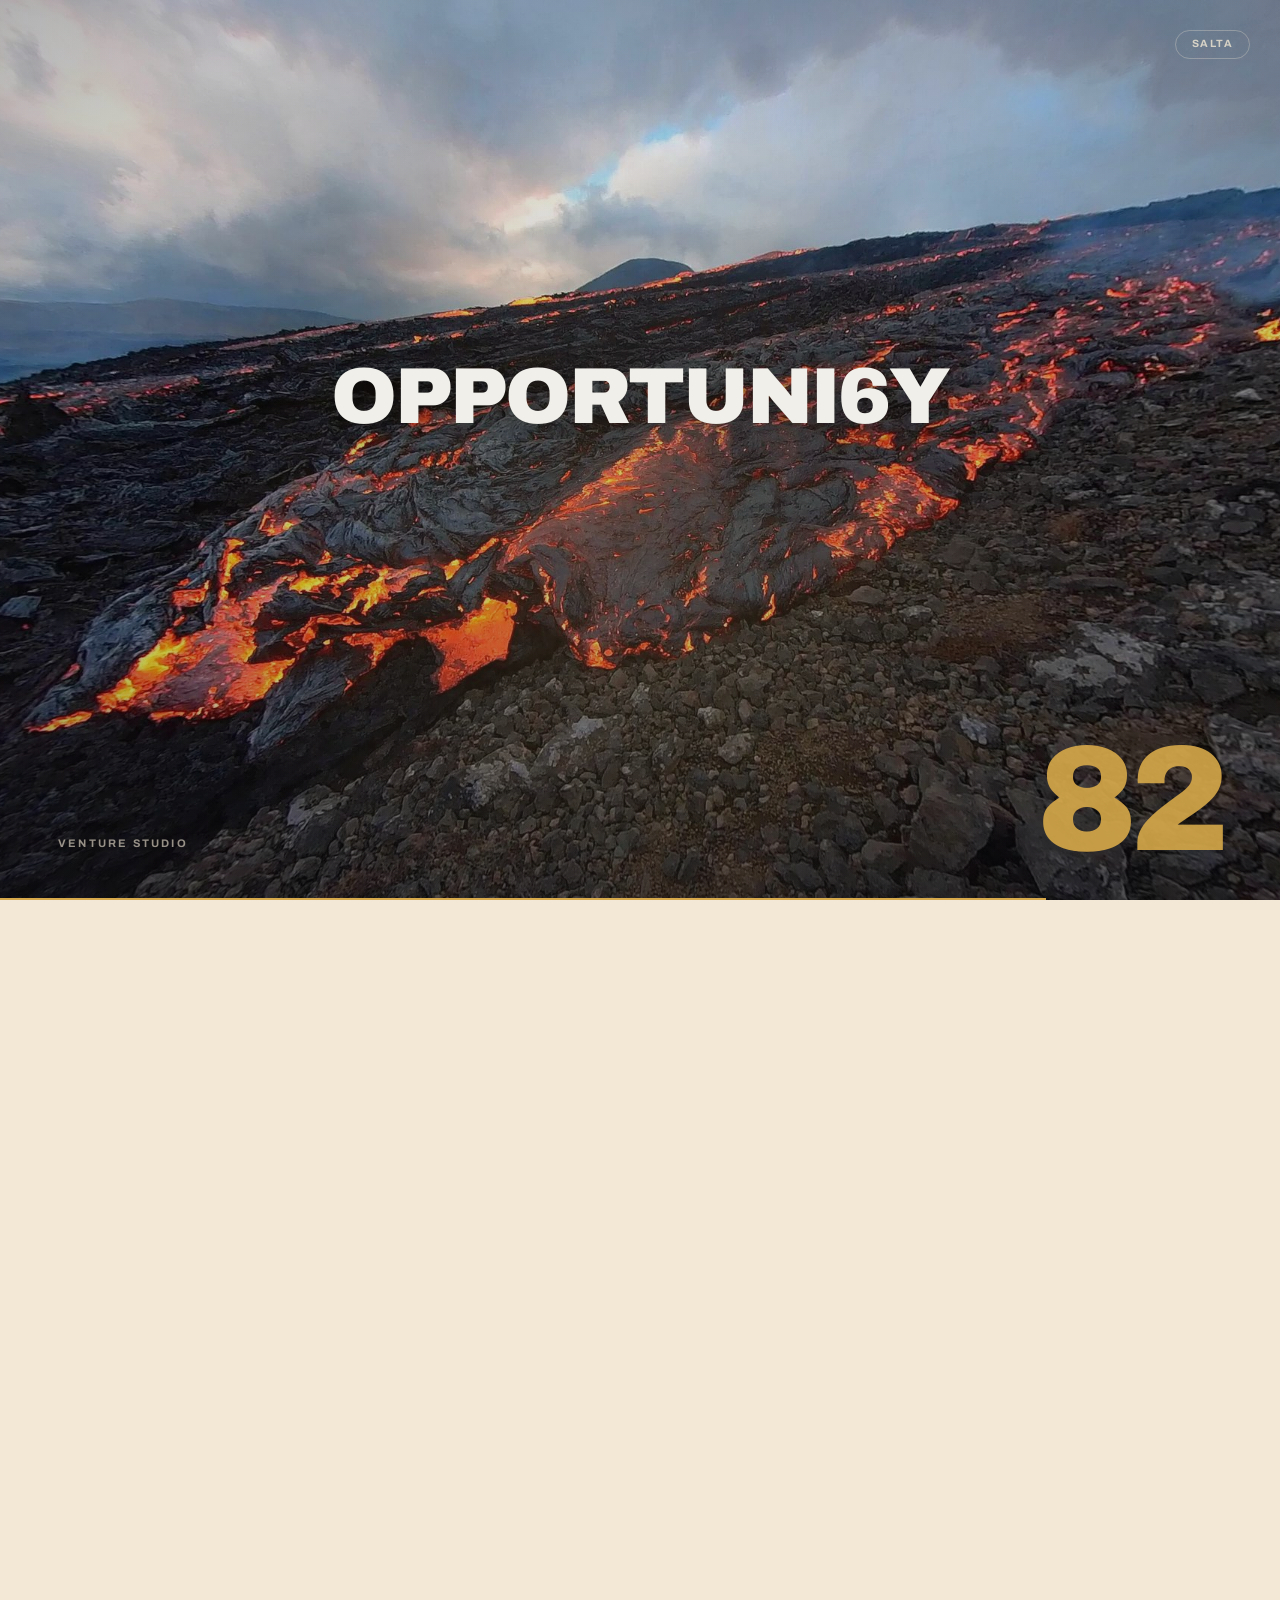
<file: index.html>
<!doctype html>
<html lang="it">
<head>
<meta charset="utf-8">
<meta name="viewport" content="width=device-width, initial-scale=1">
<meta name="robots" content="noindex, nofollow">
<title>Strada del Vino · Casavecchia di Pontelatone — Quattro direzioni per il sito</title>
<link rel="icon" href="shared/pittogramma.svg" type="image/svg+xml">
<link rel="preconnect" href="https://fonts.googleapis.com"><link rel="preconnect" href="https://fonts.gstatic.com" crossorigin>
<link href="https://fonts.googleapis.com/css2?family=Archivo:wght@500;700;900&family=Cormorant+Garamond:ital,wght@0,400;0,500;1,400&family=Instrument+Serif:ital@0;1&family=Fraunces:ital,opsz,wght@0,9..144,400;1,9..144,400&family=Manrope:wght@400;500;700&display=swap" rel="stylesheet">
<style>
:root{--walnut:#442413;--ivory:#F2E8D5;--cream:#FCF6E1;--olive:#4B5D23;--chart:#ADC136;--earth:#170B06;--mute:#7A5F50}
*{box-sizing:border-box;margin:0;padding:0}
body{font:400 16px/1.6 Manrope,system-ui,sans-serif;background:var(--ivory);color:var(--walnut);min-height:100svh;padding:clamp(20px,4vw,56px)}
/* la spaccatura di Studio Ryft resta sotto tutta la pagina, in forte trasparenza */
body::before{content:"";position:fixed;inset:0;z-index:-1;pointer-events:none;
  background:url(shared/img/ryft-rift.jpg) center 42%/cover no-repeat;opacity:.13;filter:saturate(.28) sepia(.45) contrast(.92)}
header{display:flex;justify-content:space-between;align-items:flex-end;gap:2rem;flex-wrap:wrap;border-bottom:1.5px solid var(--walnut);padding-bottom:2.2rem}
header svg{height:clamp(110px,14vw,190px);width:auto;display:block;overflow:visible}
header div{max-width:560px}
header h1{font:400 clamp(2rem,4vw,3.4rem)/1 "Fraunces",serif;letter-spacing:-.02em}
header h1 em{color:var(--olive)}
header p{margin-top:.7rem;color:var(--mute)}
.grid{display:grid;grid-template-columns:repeat(4,1fr);gap:clamp(14px,2vw,26px);margin-top:clamp(24px,3vw,44px)}
.dir{position:relative;display:flex;flex-direction:column;border-radius:26px;overflow:hidden;text-decoration:none;min-height:600px;transition:transform .7s cubic-bezier(.16,1,.3,1),box-shadow .7s}
.dir:hover{transform:translateY(-8px);box-shadow:0 40px 60px -30px rgba(40,20,10,.5)}
.dir .top{position:relative;flex:1;overflow:hidden}
.dir .top img{position:absolute;inset:0;width:100%;height:100%;object-fit:cover;transition:transform 1.4s cubic-bezier(.16,1,.3,1)}
.dir:hover .top img{transform:scale(1.07)}
.dir .top::after{content:"";position:absolute;inset:0}
.dir .lt{position:absolute;left:22px;top:22px;z-index:2;font:700 12px/1 Manrope;letter-spacing:.14em;text-transform:uppercase;padding:.5rem .7rem;border-radius:40px}
.dir .ti{position:absolute;left:22px;right:22px;bottom:20px;z-index:2}
.dir .ti h2{font-size:clamp(2.4rem,3.4vw,3.4rem);line-height:.95;font-weight:400}
.dir .bot{padding:22px}
.dir .bot p{font-size:14.5px}
.dir .bot ul{list-style:none;margin-top:.9rem;font-size:13.5px}
.dir .bot li{padding:.35rem 0;border-top:1px solid currentColor;border-color:rgba(128,100,80,.25)}
.dir .go{display:flex;justify-content:space-between;align-items:center;margin-top:1rem;font:700 14px Manrope}
.dir .go b{width:42px;height:42px;border-radius:50%;display:grid;place-items:center;transition:transform .6s cubic-bezier(.16,1,.3,1)}
.dir:hover .go b{transform:rotate(-45deg)}
.a{background:var(--cream);color:var(--walnut);border:1.5px solid var(--walnut)}
.a .top img{filter:sepia(.35) contrast(.95)}
.a .top::after{background:linear-gradient(0deg,var(--cream) 22%,rgba(252,246,225,.6) 50%,rgba(252,246,225,0) 75%)}
.a .lt{background:var(--walnut);color:var(--cream)}
.a h2{font-family:"Cormorant Garamond",serif}.a h2 em{color:#7A2A2E}
.a .go b{background:var(--walnut);color:var(--cream)}
.b{background:var(--earth);color:var(--ivory)}
.b .top img{filter:brightness(.55) saturate(.9)}
.b .top::after{background:linear-gradient(0deg,var(--earth) 8%,rgba(23,11,6,0) 60%)}
.b .lt{background:var(--chart);color:var(--earth)}
.b h2{font-family:"Instrument Serif",serif}.b h2 em{color:var(--chart)}
.b .go b{background:var(--chart);color:var(--earth)}
.c{background:var(--olive);color:var(--cream)}
.c .top::after{background:linear-gradient(0deg,var(--olive) 8%,rgba(75,93,35,0) 60%)}
.c .lt{background:var(--cream);color:var(--olive)}
.c h2{font-family:"Fraunces",serif}.c h2 em{color:var(--chart)}
.c .go b{background:var(--chart);color:var(--walnut)}
.d{background:var(--ivory);color:var(--walnut);border:1.5px solid var(--walnut)}
.d .top img{filter:saturate(1.05)}
.d .top::after{background:linear-gradient(0deg,var(--ivory) 16%,rgba(242,232,213,.5) 46%,rgba(242,232,213,0) 74%)}
.d .lt{background:var(--olive);color:var(--cream)}
.d h2{font-family:"Fraunces",serif}.d h2 em{color:var(--olive)}
.d .go b{background:var(--olive);color:var(--cream)}
.anim-btn{display:flex;justify-content:space-between;align-items:center;gap:1.4rem;width:100%;margin-top:clamp(14px,2vw,26px);padding:clamp(20px,2.4vw,32px) clamp(22px,3vw,40px);border-radius:26px;background:var(--walnut);color:var(--cream);text-decoration:none;transition:transform .6s cubic-bezier(.16,1,.3,1),box-shadow .6s,background .3s}
.anim-btn:hover{transform:translateY(-6px);box-shadow:0 34px 50px -30px rgba(40,20,10,.6);background:var(--olive)}
.anim-btn b{display:block;font:400 clamp(1.5rem,2.6vw,2.4rem)/1.05 "Fraunces",serif}
.anim-btn small{display:block;margin-top:.4rem;font-size:14px;opacity:.8}
.anim-btn i{flex:none;font:700 14px/1 Manrope,sans-serif;font-style:normal;letter-spacing:.06em;text-transform:uppercase;border:1.5px solid currentColor;border-radius:999px;padding:.85rem 1.3rem}
@media (max-width:640px){.anim-btn{flex-direction:column;align-items:flex-start}}
.note{margin-top:clamp(24px,3vw,40px);display:grid;grid-template-columns:1.2fr 1fr;gap:2rem;font-size:14px;color:var(--mute);border-top:1px solid rgba(68,36,19,.2);padding-top:1.4rem}
.note b{color:var(--walnut)}
/* firma in chiusura: logotipo, messaggio della spaccatura, link al sito dello studio */
.ryft-firma{margin-top:clamp(40px,5vw,80px);padding:clamp(34px,4.5vw,64px) 0 clamp(26px,3vw,44px);
  border-top:1.5px solid var(--walnut);display:grid;justify-items:center;text-align:center;gap:clamp(18px,2.2vw,30px)}
.ryft-firma>img{height:clamp(26px,3.4vw,46px);width:auto}
.rf-msg{font:900 clamp(2rem,5.4vw,4.6rem)/.96 Archivo,sans-serif;letter-spacing:-.035em;text-transform:uppercase;color:var(--walnut)}
.rf-msg span{display:block}
.rf-msg .sm{font-size:.44em;letter-spacing:.02em}
.rf-pay{font:500 clamp(10px,1.1vw,12.5px)/1 Archivo,sans-serif;letter-spacing:.2em;text-transform:uppercase;color:var(--mute);margin-top:-.4rem}
.rf-link{display:inline-flex;align-items:center;gap:.6rem;padding:.85rem 1.7rem;border:1.5px solid var(--walnut);border-radius:8px;
  font:700 12px/1 Archivo,sans-serif;letter-spacing:.12em;text-transform:uppercase;color:var(--walnut);text-decoration:none;transition:.3s}
.rf-link:hover{background:var(--walnut);color:var(--cream)}
@media (max-width:820px){.rf-msg{font-size:clamp(1.7rem,9vw,2.6rem)}}

footer{margin-top:2rem;font-size:12px;color:var(--mute);display:flex;flex-wrap:wrap;gap:.4rem 1.2rem;align-items:center;justify-content:space-between}
footer a{color:var(--walnut);font-weight:700;text-decoration:none;border-bottom:1px solid rgba(68,36,19,.3)}
footer a:hover{color:var(--olive);border-color:var(--olive)}

/* firma dello studio: payoff sopra, logotipo in alto a destra */
.topbar{display:flex;justify-content:flex-end;margin-bottom:clamp(14px,1.8vw,26px)}
.ryft-mark{display:grid;justify-items:end;gap:.4rem;text-decoration:none}
.rm-pay{font:500 10px/1 Archivo,Manrope,sans-serif;letter-spacing:.16em;text-transform:uppercase;color:var(--mute)}
.ryft-mark img{height:clamp(17px,1.7vw,23px);width:auto;opacity:.82;transition:opacity .35s}
.ryft-mark:hover img{opacity:1}
.ryft-mark:hover .rm-pay{color:var(--walnut)}

/* ===== intro Studio Ryft: conto alla rovescia e parata delle scritte ===== */
html.rp-lock,html.rp-lock body{overflow:hidden;height:100%}
#ryft-pre{position:fixed;inset:0;z-index:200;display:grid;place-items:center;overflow:hidden;background:#1c1c22;font-family:Archivo,Manrope,system-ui,sans-serif}
#ryft-pre.done{transform:translateY(-100%);transition:transform 1.05s cubic-bezier(.76,0,.24,1)}
.rp-bg{position:absolute;inset:0;background:#1c1c22 url(shared/img/ryft-rift.jpg) center 58%/cover no-repeat;animation:rpDrift 22s ease-in-out infinite alternate}
.rp-veil{position:absolute;inset:0;background:radial-gradient(circle at 50% 60%,rgba(215,169,74,.16),transparent 56%),
  radial-gradient(120% 90% at 50% 50%,transparent 38%,rgba(16,14,20,.5) 100%),
  linear-gradient(180deg,rgba(20,20,26,.1),rgba(20,20,26,.28));transition:background .7s ease}
#ryft-pre.fin .rp-veil{background:radial-gradient(60% 45% at 50% 50%,rgba(14,12,18,.86),rgba(16,14,20,.6) 62%,rgba(16,14,20,.42) 100%)}
@keyframes rpDrift{from{transform:scale(1.04)}to{transform:scale(1.11) translateY(-1.5%)}}
.rp-mid{position:relative;z-index:1;text-align:center;padding:0 20px}
.rp-word{font:900 clamp(28px,6.2vw,86px)/1.15 Archivo,sans-serif;letter-spacing:-.025em;color:#F0EFE9;min-height:1.2em;font-variant-ligatures:none;text-shadow:0 6px 40px rgba(0,0,0,.55)}
.rp-word .g{color:#D7A94A}
.rp-word{transition:opacity .45s ease,transform .45s ease}
#ryft-pre.fin .rp-word{opacity:0;transform:translateY(-12px);position:absolute;pointer-events:none}
.rp-end{opacity:0;transform:translateY(16px);transition:opacity .85s ease-out,transform .85s cubic-bezier(.16,1,.3,1)}
.rp-end.on{opacity:1;transform:none}
.rp-pay{display:block;font:500 clamp(10px,1.15vw,13px)/1 Archivo,sans-serif;letter-spacing:.2em;text-transform:uppercase;color:#E9C377;margin-bottom:1.1rem;text-shadow:0 2px 18px rgba(0,0,0,.8)}
.rp-end img{height:clamp(30px,5vw,68px);width:auto;filter:drop-shadow(0 8px 34px rgba(0,0,0,.6))}
.rp-tag{position:absolute;left:clamp(18px,5vw,58px);bottom:clamp(24px,4vw,52px);z-index:1;font:700 11px/1 Archivo,sans-serif;letter-spacing:.2em;text-transform:uppercase;color:rgba(242,232,213,.6)}
.rp-count{position:absolute;right:clamp(18px,5vw,58px);bottom:clamp(10px,4vw,40px);z-index:1;font:900 clamp(60px,12vw,150px)/.8 Archivo,sans-serif;color:#D7A94A;letter-spacing:-.05em;font-variant-numeric:tabular-nums;opacity:.9}
.rp-bar{position:absolute;left:0;bottom:0;z-index:1;height:2px;width:0;background:#D7A94A}
.rp-skip{position:absolute;top:clamp(16px,3vw,30px);right:clamp(16px,3vw,30px);z-index:2;background:transparent;border:1px solid rgba(242,232,213,.3);border-radius:40px;padding:.5rem 1rem;color:rgba(242,232,213,.8);font:700 10.5px/1 Archivo,sans-serif;letter-spacing:.14em;text-transform:uppercase;cursor:pointer;transition:.25s}
.rp-skip:hover{border-color:#D7A94A;color:#D7A94A}
@media (prefers-reduced-motion:reduce){.rp-bg{animation:none}#ryft-pre.done{transition:none}}
@media (max-width:1300px){.grid{grid-template-columns:1fr 1fr}}
@media (max-width:820px){.grid{grid-template-columns:1fr}.dir{min-height:480px}.note{grid-template-columns:1fr}}
</style>
</head>
<body>
<div class="topbar">
  <a class="ryft-mark" href="https://www.ryft.it/intro/" target="_blank" rel="noopener">
    <span class="rm-pay">You have the dream. We have the team.</span>
    <img src="shared/img/studio-ryft-scuro.png" alt="Studio Ryft">
  </a>
</div>
<header>
  <svg data-logo aria-label="Strada del Vino Casavecchia di Pontelatone"></svg>
  <div><h1>Il sito della Strada: <em>quattro direzioni.</em></h1><p>Stessi contenuti verificati, stesso marchio, quattro modi diversi di raccontare l'Alta Campania. Le animazioni partono con lo scorrimento: aprite ogni demo a schermo intero.</p></div>
</header>
<main class="grid">
  <a class="dir a" href="a-archivio/index.html?intro">
    <div class="top"><img src="shared/img/comune-pontelatone.webp" alt=""><span class="lt">A · Istituzionale</span><div class="ti"><h2>L'Archivio<br><em>vivo.</em></h2></div></div>
    <div class="bot"><p>Carta, inchiostro, documenti. Per stampa, istituzioni, bandi e Archivio di Stato.</p>
      <ul><li>Carta del territorio che si incide dalle quote reali</li><li>Linea del tempo orizzontale con il Ventaglio borbonico</li><li>Carotaggi dei suoli e ruota degli aromi</li><li>Adesione con sigillo di ceralacca</li></ul>
      <p class="go">Apri la demo <b>→</b></p></div>
  </a>
  <a class="dir b" href="b-suolo/index.html?intro">
    <div class="top"><img src="shared/img/video-poster.webp" alt=""><span class="lt">B · Scientifica</span><div class="ti"><h2>Il suolo<br><em>parla.</em></h2></div></div>
    <div class="bot"><p>Notte, strati, dati. La direzione più adatta a premi di design e stampa internazionale.</p>
      <ul><li>Volo guidato dallo scorrimento sugli otto comuni</li><li>Discesa nei tre suoli con profondità in centimetri</li><li>Radar aromatico e gioco «Alla cieca»</li><li>Citazione leggibile solo con la luce del cursore</li></ul>
      <p class="go">Apri la demo <b>→</b></p></div>
  </a>
  <a class="dir c" href="c-filo/index.html?intro">
    <div class="top"><img src="shared/img/vigna-lmp02008.webp" alt=""><span class="lt">C · Comunità</span><div class="ti"><h2>La<br><em>strada.</em></h2></div></div>
    <div class="bot"><p>Luce di settembre, persone, rete. La direzione che converte meglio in adesioni.</p>
      <ul><li>Una carta del territorio che si colora al passaggio della strada, e una strada che si disegna intorno alle sezioni mentre scorri</li><li>Grappolo della rete in 3D esplorabile, «aggiungi la tua realtà»</li><li>Percorsi animati su carta reale, video verticali</li><li>Tessera che si compila mentre scrivi</li></ul>
      <p class="go">Apri la demo <b>→</b></p></div>
  </a>
  <a class="dir d" href="d-sintesi/index.html?intro">
    <div class="top"><img src="shared/img/vendemmia-tramonto-poster.webp" alt=""><span class="lt">D · Sintesi</span><div class="ti"><h2>Terra<br><em>e persone.</em></h2></div></div>
    <div class="bot"><p>La via di mezzo fra la B e la C: calore e adesioni, con un blocco scientifico al centro.</p>
      <ul><li>Hero con carta reale e tre video in rotazione</li><li>Blocco scuro «Il suolo parla» con radar degli aromi</li><li>Carta che segue i comuni al passaggio del mouse</li><li>Giostra 3D dei logotipi, tessera e quote</li></ul>
      <p class="go">Apri la demo <b>→</b></p></div>
  </a>
</main>
<a class="anim-btn" href="animazioni/index.html"><span><b>Tutte le animazioni in una pagina</b><small>Grappoli 2D e 3D, tralcio, intro e sezioni animate delle quattro proposte, anche a schermo intero</small></span><i>Apri →</i></a>
<section class="note">
  <p><b>Cosa è reale e cosa è d'esempio.</b> Testi storici, vitigni, suoli, dati aromatici, aziende, panel e comuni vengono dai materiali della Strada (Anteprima 2026, testi dell'Archivio di Stato, disciplinare) e sono stati verificati. Curve di livello e posizioni dei comuni sono ricavate da dati altimetrici e cartografici reali. Articoli, video, eventi futuri, quote associative e moduli sono segnaposto: i moduli non inviano dati.</p>
  <p><b>Prima della messa online.</b> Fotografie e video originali, testi dei vantaggi e quote approvati dall'assemblea, permessi dell'Archivio per le riproduzioni, perimetro di lavoro con Squeezy, dominio dell'associazione.</p>
</section>
<section class="ryft-firma">
  <img src="shared/img/studio-ryft-scuro.png" alt="Studio Ryft">
  <p class="rf-msg"><span>Dalla frattura</span><span class="sm">nasce</span><span>terra nuova</span></p>
  <p class="rf-pay">You have the dream. We have the team.</p>
  <a class="rf-link" href="https://www.ryft.it/intro/" target="_blank" rel="noopener">ryft.it/intro <b>→</b></a>
</section>

<footer>
  <span>Demo di progetto riservata · settembre 2026</span>
  <span>Progetto e sviluppo <a href="https://www.ryft.it/intro/" target="_blank" rel="noopener">Studio Ryft</a> · venture studio · ryft.it/intro</span>
</footer>

<div id="ryft-pre">
  <div class="rp-bg"></div><div class="rp-veil"></div>
  <div class="rp-mid">
    <div class="rp-word" id="rp-word"></div>
    <div class="rp-end" id="rp-end">
      <span class="rp-pay">You have the dream. We have the team.</span>
      <img src="shared/img/studio-ryft.png" alt="Studio Ryft">
    </div>
  </div>
  <span class="rp-tag">Venture Studio</span>
  <span class="rp-count" id="rp-count">0</span>
  <span class="rp-bar" id="rp-bar"></span>
  <button class="rp-skip" id="rp-skip" type="button">salta</button>
</div>
<script>
/* Intro Studio Ryft: conto alla rovescia 0-100 e parata di caratteri che si ricompone in STUDIO RYFT.
   Stessa meccanica dell'intro di ryft.it, rallentata e chiusa con payoff e logotipo (circa 6 secondi). */
(function () {
  var pre = document.getElementById("ryft-pre"), wordEl = document.getElementById("rp-word"),
      countEl = document.getElementById("rp-count"), bar = document.getElementById("rp-bar"),
      end = document.getElementById("rp-end"), skip = document.getElementById("rp-skip");
  // arrivando dal tasto Home delle proposte l'intro si salta
  if (/[?&]salta/.test(location.search)) { if (pre.parentNode) pre.parentNode.removeChild(pre); return; }
  var ridotto = matchMedia("(prefers-reduced-motion: reduce)").matches, chiuso = false;
  document.documentElement.classList.add("rp-lock");

  function apri() {
    if (chiuso) return; chiuso = true;
    pre.classList.add("done");
    document.documentElement.classList.remove("rp-lock");
    setTimeout(function () { if (pre.parentNode) pre.parentNode.removeChild(pre); }, 1200);
  }
  skip.addEventListener("click", apri);
  addEventListener("keydown", function (e) { if (e.key === "Escape") apri(); });

  if (ridotto) {
    countEl.textContent = "100"; bar.style.width = "100%";
    wordEl.innerHTML = 'STUDIO <span class="g">RYFT</span>';
    pre.classList.add("fin"); end.classList.add("on");
    setTimeout(apri, 1600); return;
  }

  var CH = "ABCDEFGHIJKLMNOPQRSTUVWXYZ0123456789#%&@/", DUR = 4800, start = performance.now();
  // ogni parola si risolve da sinistra a destra dentro la sua finestra di tempo
  function scr(testo, a, b) {
    return { a: a, s: function (t) {
      var p = Math.max(0, Math.min(1, (t - a) / (b - a))), o = "";
      for (var i = 0; i < testo.length; i++) {
        if (testo[i] === " ") { o += " "; continue; }
        o += (p * testo.length >= i + 1) ? testo[i] : (p > 0 ? CH[(Math.random() * CH.length) | 0] : " ");
      }
      return o;
    } };
  }
  var frasi = [scr("INSIEME", 150, 930), scr("DIGITALE", 1080, 1860), scr("OPPORTUNITÀ", 2010, 2860),
               scr("CRESCITA", 3010, 3790), scr("STUDIO RYFT", 3940, 4800)];

  function chiudi() {
    wordEl.innerHTML = 'STUDIO <span class="g">RYFT</span>';
    setTimeout(function () { pre.classList.add("fin"); end.classList.add("on"); }, 420);
    setTimeout(apri, 1400);
  }
  function giro(ora) {
    var t = ora - start, p = Math.min(1, t / DUR), e = 1 - Math.pow(1 - p, 2);
    countEl.textContent = Math.round(e * 100);
    bar.style.width = (e * 100) + "%";
    var cur = frasi[0];
    for (var i = 0; i < frasi.length; i++) if (t >= frasi[i].a) cur = frasi[i];
    wordEl.textContent = cur.s(t);
    if (p < 1) requestAnimationFrame(giro); else chiudi();
  }
  requestAnimationFrame(giro);
})();
</script>
<script src="shared/brand.js?v=202609211527"></script>
<script>var B=window.LSDV_BRAND,s=document.querySelector("[data-logo]");s.setAttribute("viewBox",B.logo.vb);s.innerHTML='<path fill="#442413" fill-rule="evenodd" d="'+B.logo.br+'"/><path fill="#4B5D23" fill-rule="evenodd" d="'+B.logo.gr+'"/>';</script>
</body>
</html>
</file>
